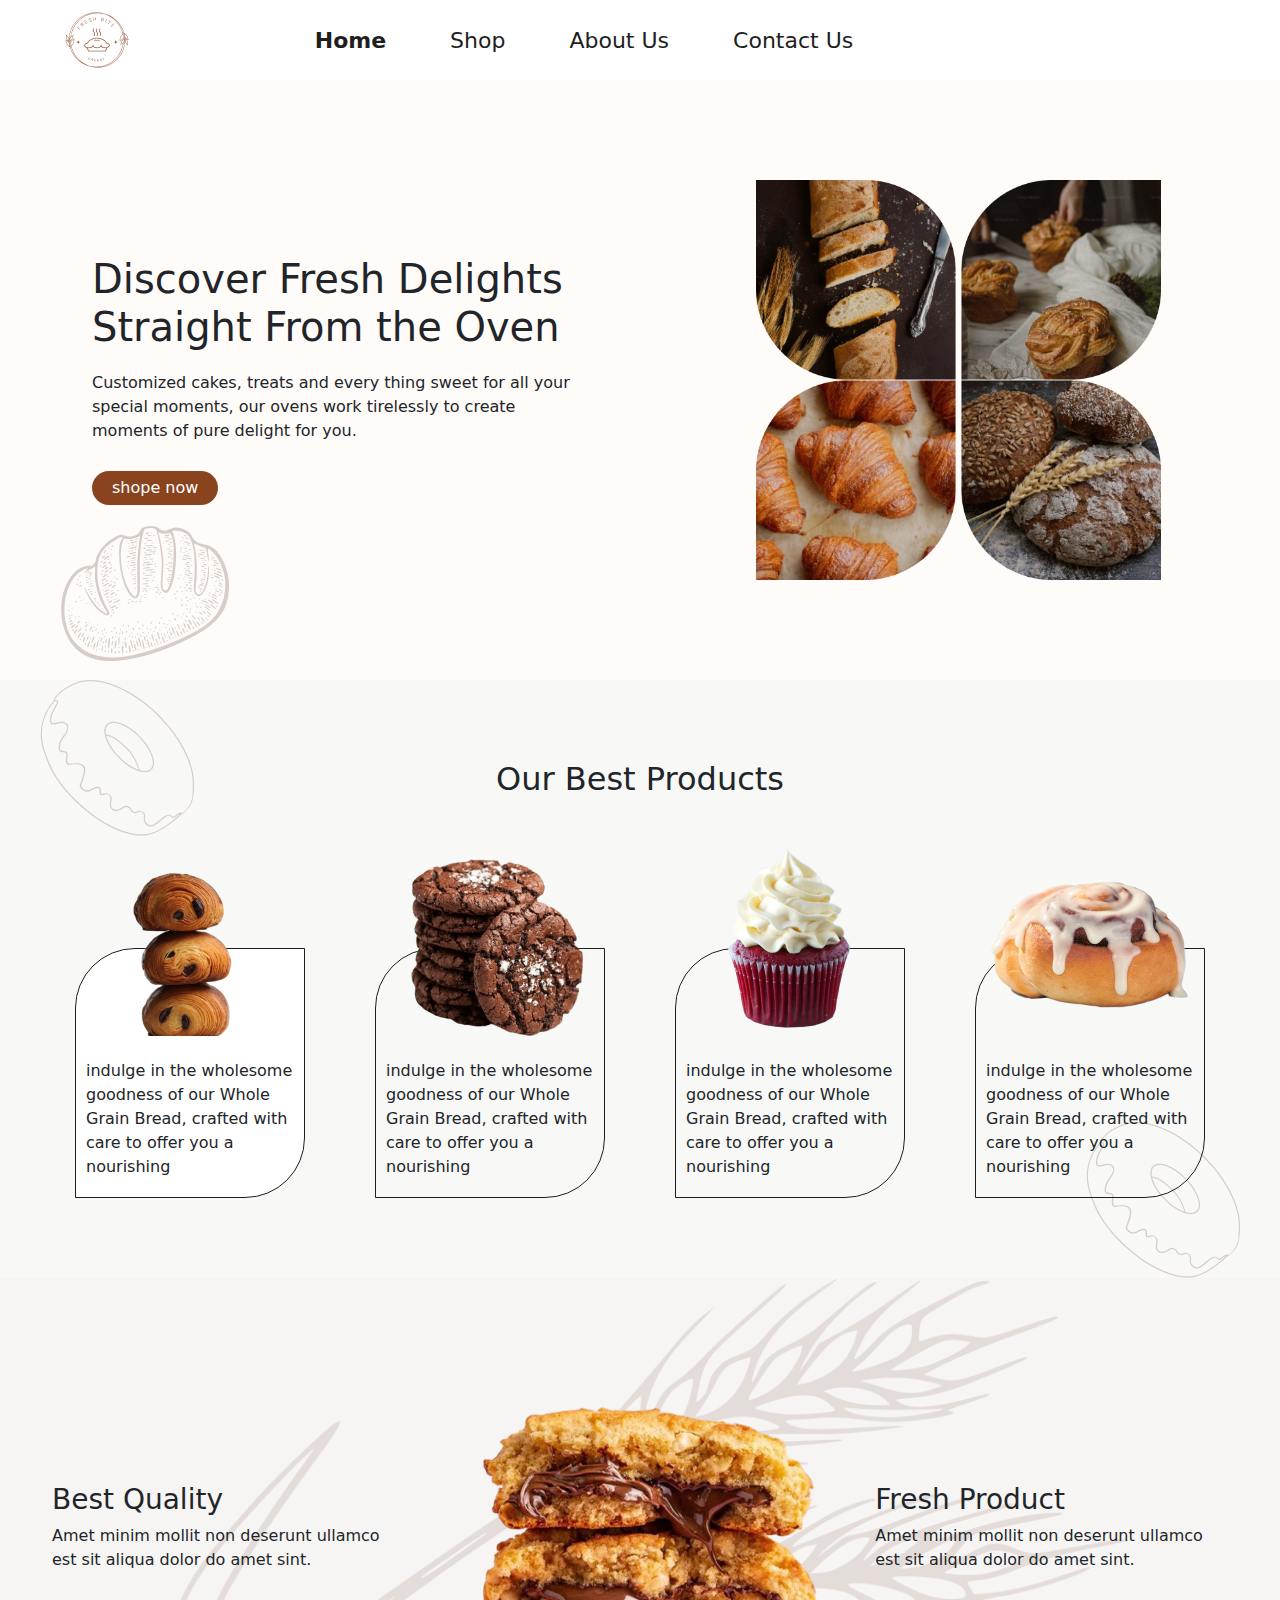
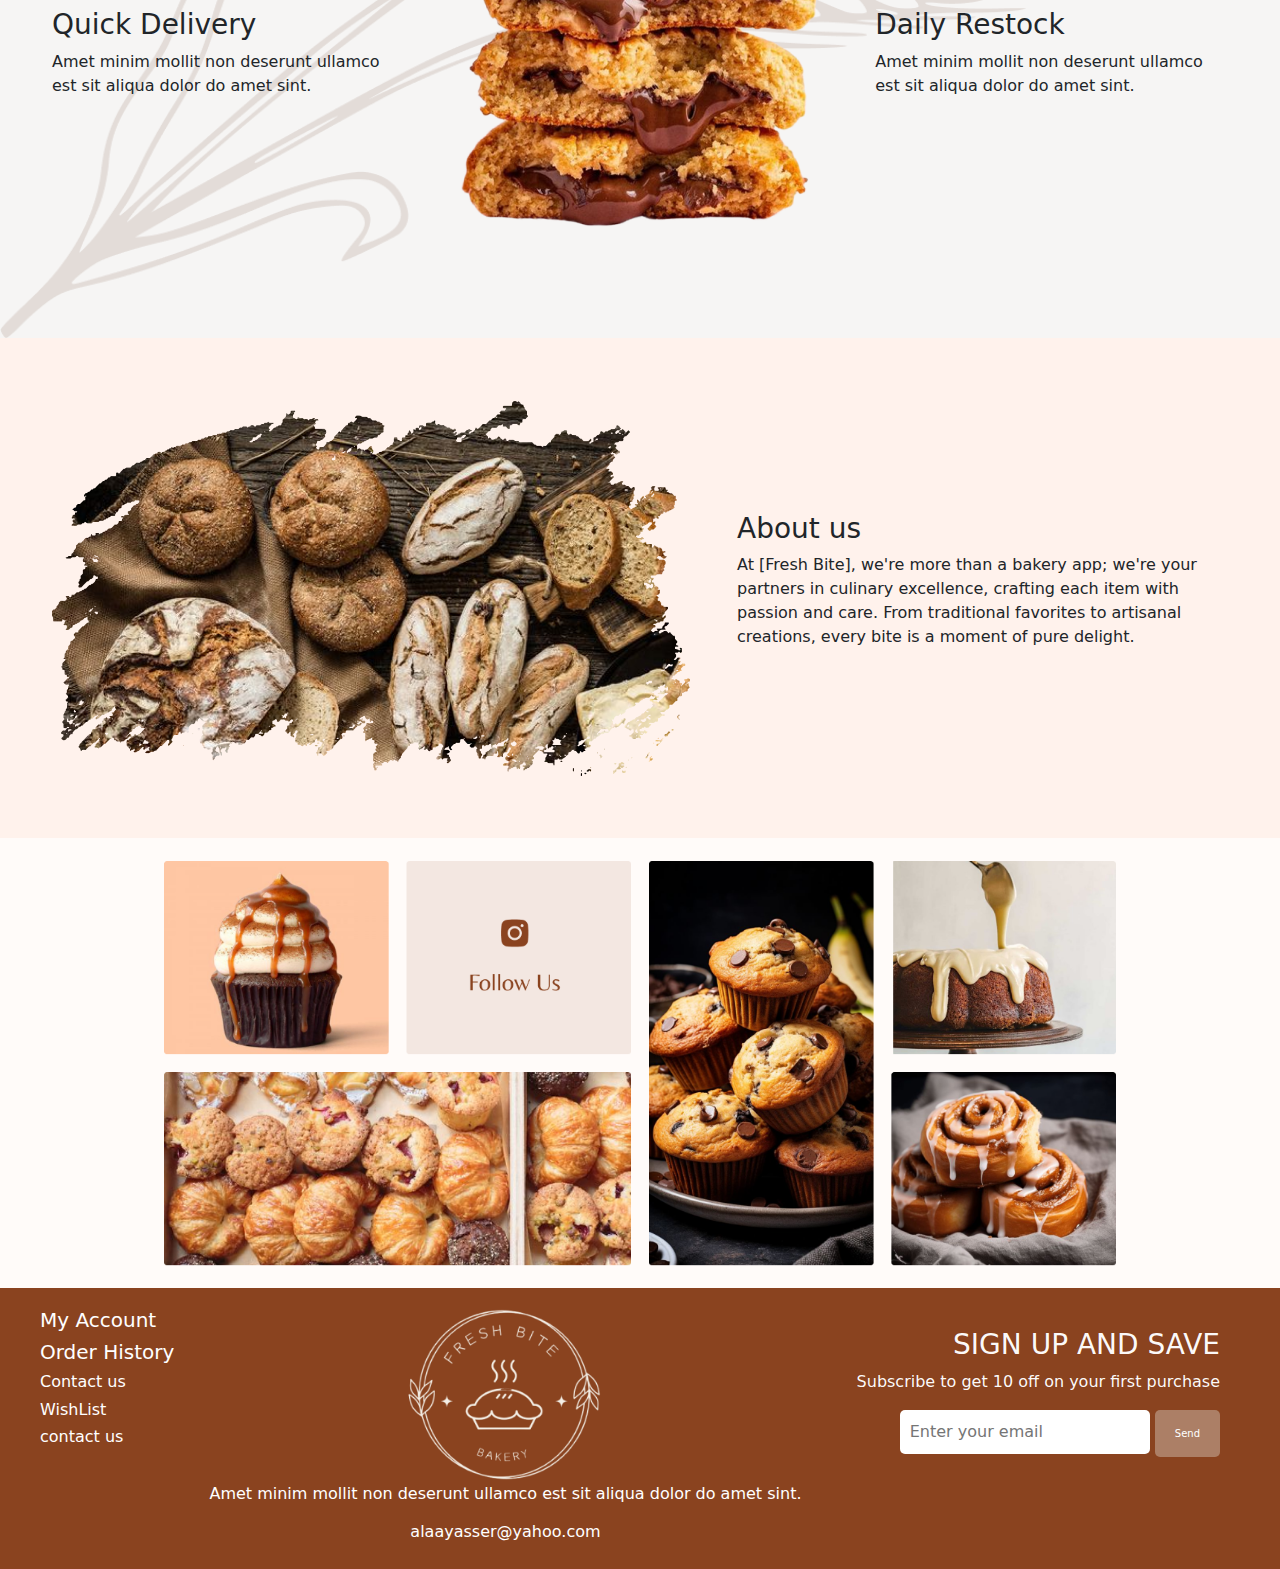
<file: index.html>
<!DOCTYPE html>
<html lang="en">

<head>
    <meta charset="UTF-8">
    <meta name="viewport" content="width=device-width, initial-scale=1.0">
    <title>Fresh Bites </title>
    <link rel="stylesheet" href="https://cdnjs.cloudflare.com/ajax/libs/font-awesome/6.6.0/css/all.min.css"
        integrity="sha512-Kc323vGBEqzTmouAECnVceyQqyqdsSiqLQISBL29aUW4U/M7pSPA/gEUZQqv1cwx4OnYxTxve5UMg5GT6L4JJg=="
        crossorigin="anonymous" referrerpolicy="no-referrer" />
    <link href="https://cdn.jsdelivr.net/npm/bootstrap@5.3.3/dist/css/bootstrap.min.css" rel="stylesheet"
        integrity="sha384-QWTKZyjpPEjISv5WaRU9OFeRpok6YctnYmDr5pNlyT2bRjXh0JMhjY6hW+ALEwIH" crossorigin="anonymous">
    <link rel="stylesheet" href="style.css">
</head>

<body>
    <header>
        <nav>
            <div class="logo">
                <img src="images/logo.png">
            </div>
            <div class="menu">
                <ul>
                    <li><a href="#home">Home</a></li>
                    <li><a href="#shop">Shop</a></li>
                    <li><a href="#about">About Us</a></li>
                    <li><a href="#contact">Contact Us</a></li>
                </ul>
            </div>
            <div class="icons">
                <ul>
                    <li><i class="fa-solid fa-magnifying-glass"></i></li>
                    <li><i class="fa-solid fa-user"></i></li>
                    <li><i class="fa-solid fa-cart-shopping"></i></li>

                </ul>
            </div>
        </nav>
    </header>
    <section class="hero">
        <div class="container">
            <div class="content">
                <div class="controls">
                    <h1>Discover Fresh Delights Straight From the Oven</h1>
                    <p>Customized cakes, treats and every thing sweet for all your special moments,
                        our ovens work tirelessly to create moments of pure delight for you.</p>
                    <a href="#" class="button">shope now</a>

                </div>
            </div>
            <div class="hero-images">
                <img src="images/hero (1).png" alt="hero1">
                <img src="images/hero (3).png" alt="hero2">
                <img src="images/hero (4).png" alt="hero3">
                <img src="images/hero (2).png" alt="hero3">
            </div>
        </div>

    </section>
    <section class="proudects">
        <div class="container">

            <h2>Our Best Products </h2>
            <div class="proudect-list">
                <div><img src="images/product (1).png" alt="">
                    <p>indulge in the wholesome goodness of our Whole Grain Bread, crafted with care to offer you a
                        nourishing</p>
                </div>
                <div><img src="images/product (2).png" alt="">
                    <p>indulge in the wholesome goodness of our Whole Grain Bread, crafted with care to offer you a
                        nourishing</p>
                </div>
                <div><img src="images/product (3).png" alt="">
                    <p>indulge in the wholesome goodness of our Whole Grain Bread, crafted with care to offer you a
                        nourishing</p>
                </div>
                <div><img src="images/product (4).png" alt="">
                    <p>indulge in the wholesome goodness of our Whole Grain Bread, crafted with care to offer you a
                        nourishing</p>
                </div>
            </div>
        </div>
    </section>
    <section class="best">
        <div class="container">
            <div class="features-left">
                <div class="features">
                    <i class="fa-solid fa-thumbs-up"></i>
                    <h3>Best Quality</h3>
                    <p>Amet minim mollit non deserunt ullamco est sit aliqua dolor do amet sint.</p>
                </div>
                <div class="features">
                    <i class="fa-solid fa-stopwatch-20"></i>
                    <h3>Quick Delivery</h3>
                    <p>Amet minim mollit non deserunt ullamco est sit aliqua dolor do amet sint.</p>
                </div>
            </div>

            <img src="images/f013b765c655ee02333f4b3234439cd8.png" alt="Center Image">

            <div class="features-right">
                <div class="features">
                    <i class="fa-regular fa-star"></i>
                    <h3>Fresh Product</h3>
                    <p>Amet minim mollit non deserunt ullamco est sit aliqua dolor do amet sint.</p>
                </div>
                <div class="features">
                    <i class="fa-solid fa-shield"></i>
                    <h3>Daily Restock</h3>
                    <p>Amet minim mollit non deserunt ullamco est sit aliqua dolor do amet sint.</p>
                </div>
    </section>
    <section>
        <section class="about-us">
            <div class="container">
                <div class="about-us-content">
                    <img src="images/image.png" alt="hero1" class="about-us-image">
                    <div class="about-us-text">
                        <h3>About us</h3>
                        <p>At [Fresh Bite], we're more than a bakery app; we're your partners in culinary excellence,
                            crafting each item with passion and care. From traditional favorites to artisanal creations,
                            every bite is a moment of pure delight.</p>
                    </div>
                </div>
            </div>
        </section>
        <section class="image-section">
            <div class="image-container">
                <img src="images/inastgram galary.png" class="full-image">
            </div>
        </section>



    </section>
    <section class="footer-container">
        <footer class="footer container">
            <div class="footer-left">
        
                <h5>My Account</h5>
                <h5>Order History<h5>
                        <h6>Contact us</h6>
                        <h6>WishList</h6>
                        <h6>contact us</h6>
            </div>
            <div class="footer-logo">
                <img src="images/footer.png" alt="Logo">
                <p> Amet minim mollit non deserunt ullamco est sit aliqua dolor do amet sint. </p>
                <h6>alaayasser@yahoo.com</h6>
            </div>
            <div class="footer-right">
                    <h3 class="signup-heading">SIGN UP AND SAVE</h3>
                    <p>Subscribe to get 10 off on your first purchase</p>
                    <form class="signup-form">
                        <input type="email" placeholder="Enter your email" class="signup-input" required>
                        <button type="submit" class="signup-button">Send</button>
                    </form>
                    <div class="social-links">
                        <a href="https://www.facebook.com" class="social-icon" al="Facebook">
                            <i class="fa-brands fa-square-facebook"></i>
                        </a>
                        <a href="https://www.instagram.com" class="social-icon" al="Instagram">
                            <i class="fa-brands fa-instagram"></i>
                        </a>
                        <a href="https://twitter.com" class="social-icon" al="X (formerly Twitter)">
                            <i class="fa-brands fa-twitter"></i>
                        </a>
                        <a href="https://www.youtube.com" class="social-icon" al="YouTube">
                            <i class="fa-brands fa-youtube"></i>
                        </a>
                    </div>
                 </div>
                
                
        </footer>
    </section>
  

    <script src="https://cdn.jsdelivr.net/npm/bootstrap@5.3.3/dist/js/bootstrap.bundle.min.js"
        integrity="sha384-YvpcrYf0tY3lHB60NNkmXc5s9fDVZLESaAA55NDzOxhy9GkcIdslK1eN7N6jIeHz"
        crossorigin="anonymous"></script>


</body>

</html>
</file>
<file: style.css>
* {
    padding: 0;
    margin: 0;
    box-sizing: border-box;
}

nav {
    display: flex;
    flex-direction: row;
    justify-content: space-around;
    align-items: center;
    background-color: white;
}

nav .menu ul,
nav .icons ul {
    list-style-type: none;
}

nav .menu ul li,
nav .icons ul li {
    float: left;
    margin: 10px 32px;
}

nav .menu ul li a {
    text-decoration: none;
    font-size: 22px;
    color: #1e1e1e
}

nav .menu ul li:first-child {
    font-weight: bold;

}


.hero {
    background-color: #FFFBF9;
    margin: 0 auto;
}

.hero .container {
    display: flex;
    margin: 0 auto;
    height: 600px;
    background: url('images/Black-1.png') no-repeat;
    background-position: bottom left;

    align-items: center;
}

.hero-images img {
    width: 200px;
    height: 200px;


}


.controls {

    max-width: 70%;
    margin-left: 40px;
    height: 250px;
    display: flex;
    flex-direction: column;
    justify-content: space-between;
}

.button {
    align-self: flex-start;
    background-color: #8A431F;
    padding: 5px 20px;
    border-radius: 30px;
    text-decoration: none;
    color: white
}

.background {
    position: absolute;
    width: 100%;
    height: 100%;

}
.proudects{
    background-color: #f6f5f4ba;    
}
.proudects .container {
    margin: 0 auto;
    padding: 80px 0 ;
   
    background-image: url('images/donats.png') ,url('images/donats.png') ;
    background-position: top left, bottom right;
    background-repeat: no-repeat, no-repeat ; 
   }
   .proudects h2{
    text-align: center  ;
    margin-bottom: 50px;
   }
.proudect-list {
    display: flex;
    justify-content: space-around;

}

.proudect-list div {
    border: 1px solid #1e1e1e;
    height: 250px;
    width: 230px;
    border-radius: 60px 0px;
    margin-top: 100px;
    position: relative;
    padding: 10px;
}

.proudect-list div img {
    position: absolute;
    top: -120px;
    
    
}

.proudect-list p {
    margin-top: 100px;
}

.proudect-list>div:first-of-type {
    background-color: white;
}

.best {
    position: relative;
    padding: 80px 0;
    background: url('images/flower.png') no-repeat bottom left;
    background-color: #F6F5F4;
    background-size: contain;
}

.best .container {
    display: flex;
    justify-content: space-between;
    align-items: center;
    height: 500px;
    max-width: 1200px;
    margin: 0 auto;
}
.best p{
    line-height: 1.5rem;
}

.features-left,
.features-right {
    display: flex;
    flex-direction: column;
    justify-content: space-between;
    width: 30%;
}

img {
    /* max-width: 20%; */
    height: auto;
    object-fit: contain;
}


.features {
    margin-bottom: 20px;
}

.about-us  {
    height: 500px;
    padding: 40px 20px;
    background-color: #FFF2EC;
    display: flex;
    align-items: center;
    justify-content: center;
    text-align: right;
}

.container {
    max-width: 1200px;
    width: 100%
}
.about-us-content {
    display: flex;
    align-items: center; 
    justify-content: space-between; 
    gap: 20px; 
    text-align: left; 
}
.image-section {
    padding: 0; 
    margin: 0; 
    width: 100%; 
    height: 50vh;
    background-color: #FFFBF9;
    display: flex;
    align-items: center;
    justify-content: center; 
    overflow: hidden;
}
.image-container {
    width: 100%; 
    height: 100%;
    display: flex;
    align-items: center;
    justify-content: center;
}
.full-image {
    max-width: 90%; 
    max-height: 90%; 
    object-fit: cover; 
}
.sec6{
    height: 500px;
}
.footer {
    background-color: #8A431F; 
    color: #fff; 
    padding: 20px 0; 
    text-align: left;  
}
.footer .container {
    display: content;
    max-width: 1200px; 
    margin: 0 auto; 
    padding: 0 20px; 
}
.footer-right {
    text-align: right; 
    color: #fffffffa;
    padding: 20px; 
}

.social-links {
    margin-top: 20px; 
}
.social-icon {
    display: inline-block; 
    padding: 10px;
    color: #fff;
    font-size: 30px; 
    transition: color 0.3s ease; 
    opacity: 50%;
    justify-content: center;
}
.signup-button {
    padding: 16px 20px;
    border: none; 
    border-radius: 5px; 
    background-color: #edf2ee58; 
    color: #fff; 
    font-size: 10px; 
    cursor: pointer; 
    transition: background-color 0.3s ease; 
}
.signup-input {
    padding: 10px;
    border: none; 
    border-radius: 5px; 
    width: 250px; 
    font-size: 16px; 
}
footer{
    display: flex;  
}
.footer-container{
background: #8A431F;
}
.footer-logo {
    text-align: center;
    flex: 1;
    
}
.footer-logo img {
    
    max-width: 200px;
    height: auto;
    
}
</file>
